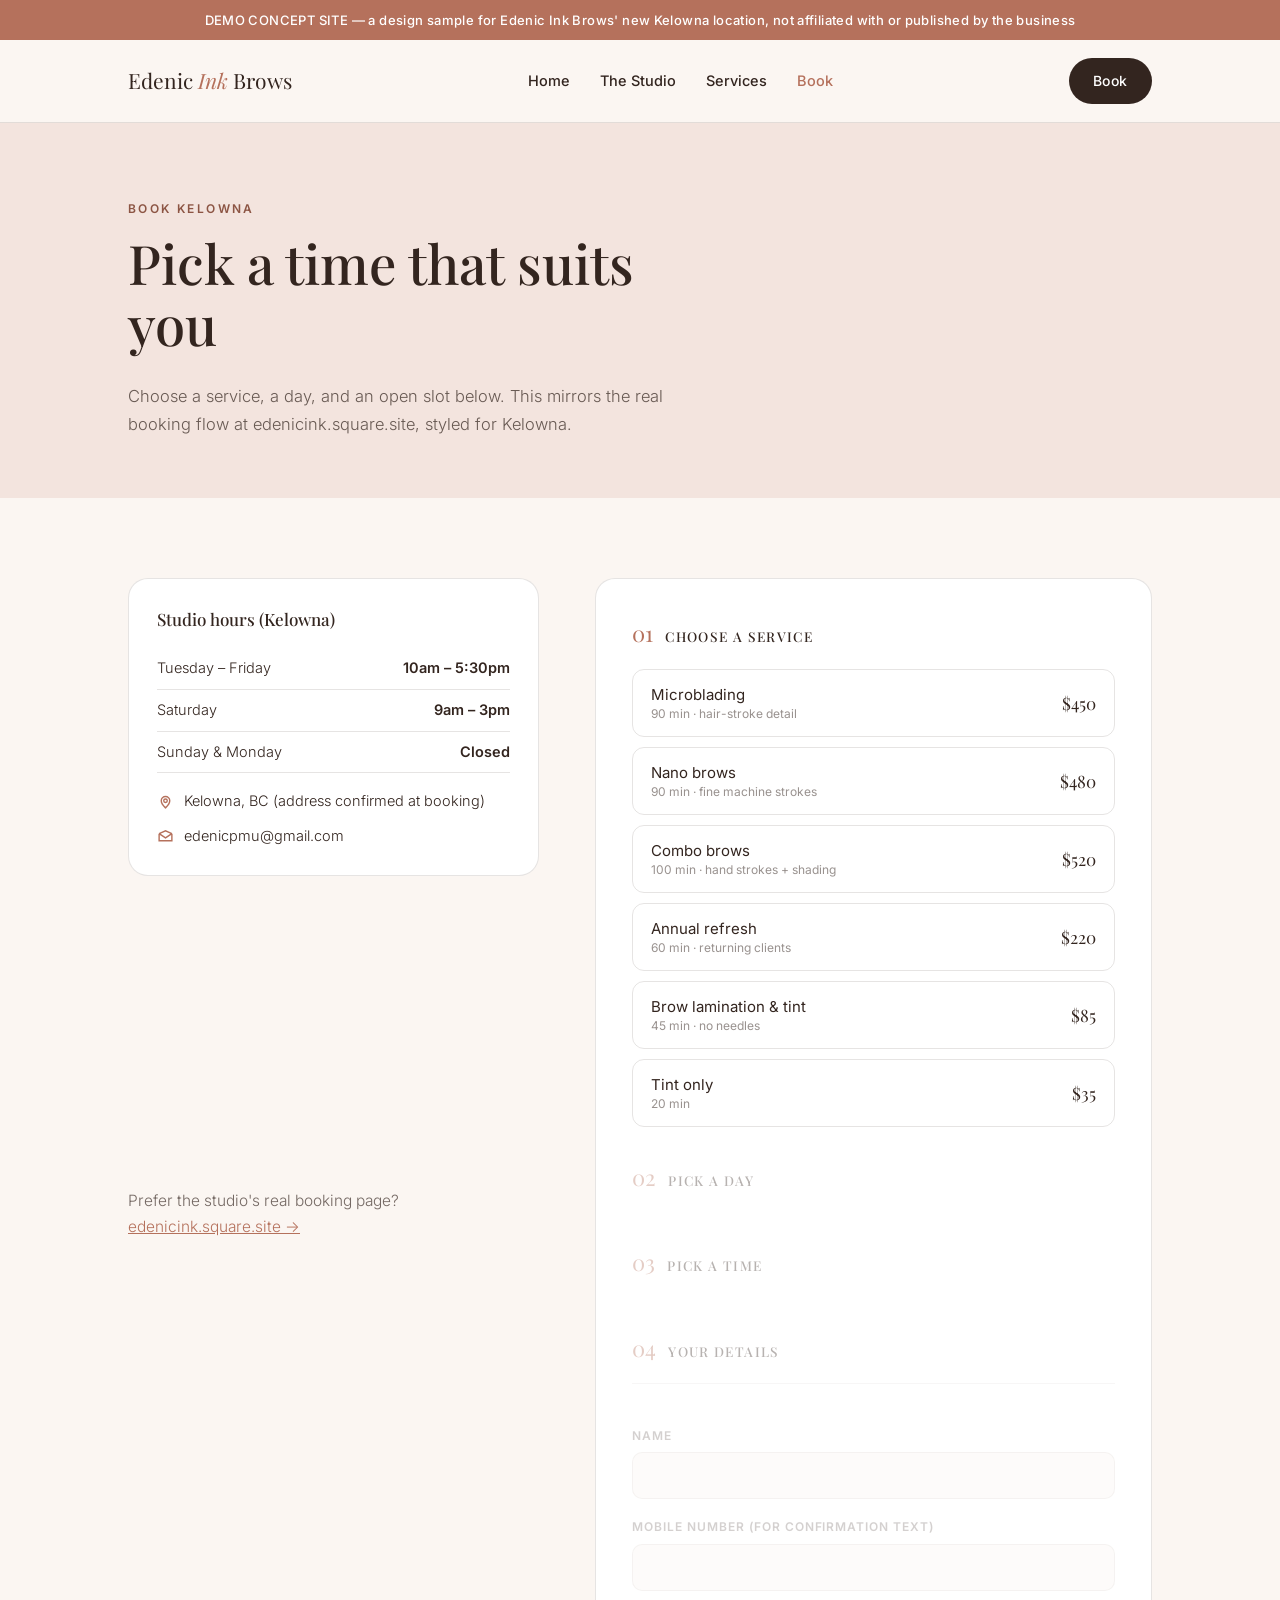
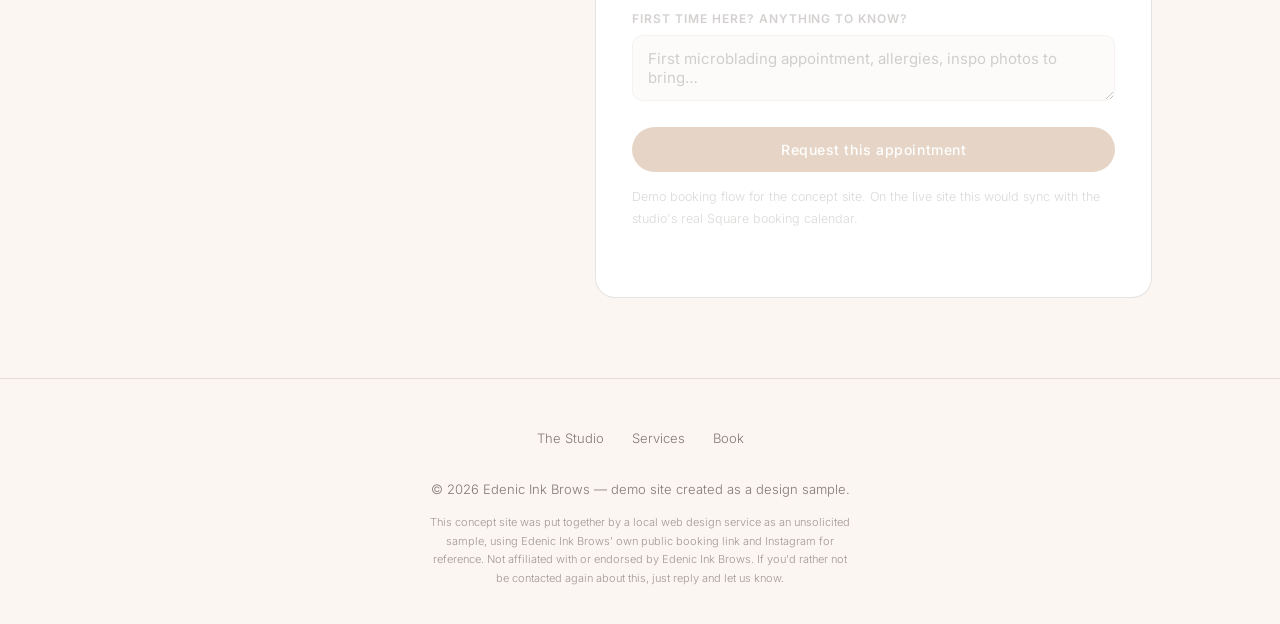
<file: book.html>
<!DOCTYPE html>
<html lang="en">
<head>
<meta charset="UTF-8" />
<meta name="viewport" content="width=device-width, initial-scale=1" />
<title>Book | Edenic Ink Brows, Kelowna</title>
<meta name="description" content="Pick a service, a day, and a time to book at Edenic Ink Brows in Kelowna." />
<link rel="stylesheet" href="styles.css" />
<style>
.book-grid{display:grid;grid-template-columns:.85fr 1.15fr;gap:56px;align-items:start;}
.book-side h2{font-size:clamp(1.5rem,2.4vw,1.9rem);margin:0 0 16px;}
.book-side p{font-size:15.5px;color:rgba(51,37,31,.68);margin:0 0 22px;}
.hours-card{padding:26px 28px;margin-bottom:24px;}
.hours-card h3{margin:0 0 14px;font-size:17px;}
.hours-card table{width:100%;border-collapse:collapse;font-size:14.5px;}
.hours-card td{padding:8px 0;border-bottom:1px solid var(--line);}
.hours-card td:last-child{text-align:right;font-weight:600;}
.contact-lines{display:flex;flex-direction:column;gap:10px;margin-top:16px;}
.contact-lines div{display:flex;gap:10px;align-items:center;font-size:14.5px;}
.contact-lines svg{width:17px;height:17px;color:var(--rose);flex-shrink:0;}
.map-embed{border:0;width:100%;height:280px;border-radius:16px;filter:sepia(8%);}

.booker{padding:36px;}
.bk-step{margin-bottom:32px;}
.bk-step.locked{opacity:.35;pointer-events:none;}
.bk-label{display:flex;align-items:baseline;gap:12px;margin-bottom:16px;}
.bk-label .n{font-family:'Playfair Display',serif;font-size:22px;color:var(--rose);}
.bk-label h3{margin:0;font-size:13.5px;letter-spacing:.1em;text-transform:uppercase;font-weight:500;}
.svc-pick{display:flex;justify-content:space-between;align-items:center;gap:14px;width:100%;text-align:left;background:none;border:1px solid var(--line);padding:15px 18px;margin-bottom:10px;cursor:pointer;font-family:'Inter',sans-serif;font-size:15px;color:var(--ink);border-radius:12px;transition:border-color .2s, background .2s;}
.svc-pick small{display:block;color:rgba(51,37,31,.5);font-size:12px;margin-top:2px;}
.svc-pick .p{font-family:'Playfair Display',serif;font-size:17px;white-space:nowrap;}
.svc-pick:hover{border-color:var(--rose);}
.svc-pick.sel{border:1.5px solid var(--rose);background:var(--blush);}
.svc-pick:focus-visible{outline:2px solid var(--rose);outline-offset:2px;}
.days,.slots{display:flex;gap:10px;flex-wrap:wrap;}
.day,.slot{background:none;border:1px solid var(--line);padding:10px 14px;cursor:pointer;font-family:'Inter',sans-serif;font-size:13px;color:var(--ink);min-width:72px;text-align:center;border-radius:10px;transition:border-color .2s, background .2s;}
.day b{display:block;font-size:15px;font-weight:500;}
.day small{color:rgba(51,37,31,.5);font-size:10.5px;letter-spacing:.05em;text-transform:uppercase;}
.day:hover,.slot:hover{border-color:var(--rose);}
.day.sel,.slot.sel{border:1.5px solid var(--rose);background:var(--ink);color:#fff;}
.day.sel small{color:rgba(255,255,255,.6);}
.slot.gone{opacity:.3;text-decoration:line-through;pointer-events:none;}
.day:focus-visible,.slot:focus-visible{outline:2px solid var(--rose);outline-offset:2px;}
.summary{border-top:1px solid var(--line);padding-top:22px;margin-top:6px;font-size:15px;}
.summary b{font-family:'Playfair Display',serif;font-size:19px;}
.form-note{font-size:12.5px;color:rgba(51,37,31,.5);margin-top:14px;}
.form-success{display:none;background:var(--blush);border:1px solid var(--rose);border-radius:12px;padding:16px;font-size:14px;margin-bottom:18px;}
form label{display:block;font-size:12px;font-weight:600;letter-spacing:.08em;text-transform:uppercase;margin:0 0 6px;color:rgba(51,37,31,.6);}
form input,form textarea{width:100%;padding:13px 15px;border:1px solid var(--line);border-radius:10px;font-family:'Inter',sans-serif;font-size:15px;color:var(--ink);margin-bottom:18px;background:var(--cream);}
form input:focus,form textarea:focus{outline:2px solid var(--rose);}
.fallback{margin-top:14px;font-size:13px;color:rgba(51,37,31,.55);}
@media (max-width:900px){.book-grid{grid-template-columns:1fr;}.booker{padding:26px;}}
</style>
</head>
<body>
<div class="demo-banner">DEMO CONCEPT SITE — a design sample for Edenic Ink Brows' new Kelowna location, not affiliated with or published by the business</div>

<header><div class="wrap"><nav>
  <a class="logo" href="index.html">Edenic <em>Ink</em> Brows</a>
  <ul>
    <li><a href="index.html">Home</a></li>
    <li><a href="studio.html">The Studio</a></li>
    <li><a href="services.html">Services</a></li>
    <li><a class="active" href="book.html">Book</a></li>
  </ul>
  <a class="btn" href="#booker" style="padding:11px 24px;">Book</a>
</nav></div></header>

<div class="page-hero">
  <div class="wrap">
    <span class="eyebrow">Book Kelowna</span>
    <h1>Pick a time that suits you</h1>
    <p>Choose a service, a day, and an open slot below. This mirrors the real booking flow at edenicink.square.site, styled for Kelowna.</p>
  </div>
</div>

<div class="wrap">
  <section class="book-grid">
    <div class="book-side">
      <div class="hours-card card">
        <h3>Studio hours (Kelowna)</h3>
        <table>
          <tbody>
            <tr><td>Tuesday – Friday</td><td>10am – 5:30pm</td></tr>
            <tr><td>Saturday</td><td>9am – 3pm</td></tr>
            <tr><td>Sunday &amp; Monday</td><td>Closed</td></tr>
          </tbody>
        </table>
        <div class="contact-lines">
          <div><svg viewBox="0 0 24 24" fill="none" stroke="currentColor" stroke-width="2"><path d="M12 21s-6-5.5-6-10a6 6 0 1 1 12 0c0 4.5-6 10-6 10Z"/><circle cx="12" cy="11" r="2.5"/></svg> Kelowna, BC (address confirmed at booking)</div>
          <div><svg viewBox="0 0 24 24" fill="none" stroke="currentColor" stroke-width="2"><path d="M4 4h16v16H4z" opacity="0"/><path d="M3 8l9 6 9-6M3 8v10h18V8M3 8l9-4 9 4"/></svg> edenicpmu@gmail.com</div>
        </div>
      </div>
      <iframe class="map-embed" title="Map to Edenic Ink Brows, Kelowna" src="https://maps.google.com/maps?q=Kelowna+BC&z=12&output=embed" loading="lazy"></iframe>
      <p class="fallback">Prefer the studio's real booking page? <a href="https://edenicink.square.site" target="_blank" rel="noopener" style="color:var(--rose);">edenicink.square.site →</a></p>
    </div>

    <div id="booker" class="booker card">
      <div class="form-success" id="ok"></div>
      <div class="bk-step" id="s1">
        <div class="bk-label"><span class="n">01</span><h3>Choose a service</h3></div>
        <div id="svcs"></div>
      </div>
      <div class="bk-step locked" id="s2">
        <div class="bk-label"><span class="n">02</span><h3>Pick a day</h3></div>
        <div class="days" id="days"></div>
      </div>
      <div class="bk-step locked" id="s3">
        <div class="bk-label"><span class="n">03</span><h3>Pick a time</h3></div>
        <div class="slots" id="slots"></div>
      </div>
      <div class="bk-step locked" id="s4">
        <div class="bk-label"><span class="n">04</span><h3>Your details</h3></div>
        <div class="summary" id="sum" style="margin-bottom:20px;"></div>
        <form id="bkform">
          <label for="name">Name</label>
          <input id="name" type="text" autocomplete="name" required />
          <label for="phone">Mobile number (for confirmation text)</label>
          <input id="phone" type="tel" autocomplete="tel" required />
          <label for="notes">First time here? Anything to know?</label>
          <textarea id="notes" rows="2" placeholder="First microblading appointment, allergies, inspo photos to bring…"></textarea>
          <button class="btn gold" type="submit" style="width:100%;justify-content:center;">Request this appointment</button>
        </form>
        <p class="form-note">Demo booking flow for the concept site. On the live site this would sync with the studio's real Square booking calendar.</p>
      </div>
    </div>
  </section>
</div>

<footer><div class="wrap">
  <nav><a href="studio.html">The Studio</a><a href="services.html">Services</a><a href="book.html">Book</a></nav>
  <p>&copy; 2026 Edenic Ink Brows — demo site created as a design sample.</p>
  <p class="fine">This concept site was put together by a local web design service as an unsolicited sample, using Edenic Ink Brows' own public booking link and Instagram for reference. Not affiliated with or endorsed by Edenic Ink Brows. If you'd rather not be contacted again about this, just reply and let us know.</p>
</div></footer>

<script>
const SERVICES=[
 {n:"Microblading",d:"90 min · hair-stroke detail",p:"$450"},
 {n:"Nano brows",d:"90 min · fine machine strokes",p:"$480"},
 {n:"Combo brows",d:"100 min · hand strokes + shading",p:"$520"},
 {n:"Annual refresh",d:"60 min · returning clients",p:"$220"},
 {n:"Brow lamination & tint",d:"45 min · no needles",p:"$85"},
 {n:"Tint only",d:"20 min",p:"$35"}
];
const SLOTS=["10:00 am","11:30 am","1:00 pm","2:30 pm","4:00 pm"];
let pick={svc:null,day:null,slot:null};

function unlock(id){document.getElementById(id).classList.remove("locked");}
function daysList(){
  const out=[],now=new Date();
  for(let i=1;out.length<7;i++){
    const d=new Date(now);d.setDate(now.getDate()+i);
    const dow=d.getDay();
    if(dow===0||dow===1)continue; // closed Sun & Mon
    out.push(d);
  }
  return out;
}
function taken(d,slotIdx){return (d.getDate()*5+slotIdx*3)%4===0;}

document.getElementById("svcs").innerHTML=SERVICES.map((s,i)=>
 `<button type="button" class="svc-pick" data-i="${i}"><span>${s.n}<small>${s.d}</small></span><span class="p">${s.p}</span></button>`).join("");
document.querySelectorAll(".svc-pick").forEach(b=>b.onclick=()=>{
  document.querySelectorAll(".svc-pick").forEach(x=>x.classList.remove("sel"));
  b.classList.add("sel");pick.svc=SERVICES[b.dataset.i];unlock("s2");renderDays();});

function renderDays(){
  const el=document.getElementById("days");
  el.innerHTML=daysList().map((d)=>
   `<button type="button" class="day" data-t="${d.getTime()}"><small>${d.toLocaleDateString("en-CA",{weekday:"short"})}</small><b>${d.getDate()}</b><small>${d.toLocaleDateString("en-CA",{month:"short"})}</small></button>`).join("");
  el.querySelectorAll(".day").forEach(b=>b.onclick=()=>{
    el.querySelectorAll(".day").forEach(x=>x.classList.remove("sel"));
    b.classList.add("sel");pick.day=new Date(+b.dataset.t);pick.slot=null;unlock("s3");renderSlots();});
}
function renderSlots(){
  const el=document.getElementById("slots");
  el.innerHTML=SLOTS.map((s,i)=>
   `<button type="button" class="slot${taken(pick.day,i)?" gone":""}" data-s="${s}">${s}</button>`).join("");
  el.querySelectorAll(".slot:not(.gone)").forEach(b=>b.onclick=()=>{
    el.querySelectorAll(".slot").forEach(x=>x.classList.remove("sel"));
    b.classList.add("sel");pick.slot=b.dataset.s;unlock("s4");sum();});
}
function sum(){
  const d=pick.day.toLocaleDateString("en-CA",{weekday:"long",month:"long",day:"numeric"});
  document.getElementById("sum").innerHTML=`<b>${pick.svc.n}</b><br>${d} at ${pick.slot} · ${pick.svc.p}`;
  document.getElementById("s4").scrollIntoView({behavior:"smooth",block:"nearest"});
}
document.getElementById("bkform").onsubmit=e=>{
  e.preventDefault();
  const ok=document.getElementById("ok");
  const d=pick.day.toLocaleDateString("en-CA",{weekday:"long",month:"long",day:"numeric"});
  ok.innerHTML=`Request sent: <b>${pick.svc.n}</b> on ${d} at ${pick.slot}. The studio will text you to confirm. <em>(Demo flow, nothing was actually booked.)</em>`;
  ok.style.display="block";
  ok.scrollIntoView({behavior:"smooth",block:"center"});
  e.target.reset();
};
</script>
</body>
</html>
</file>
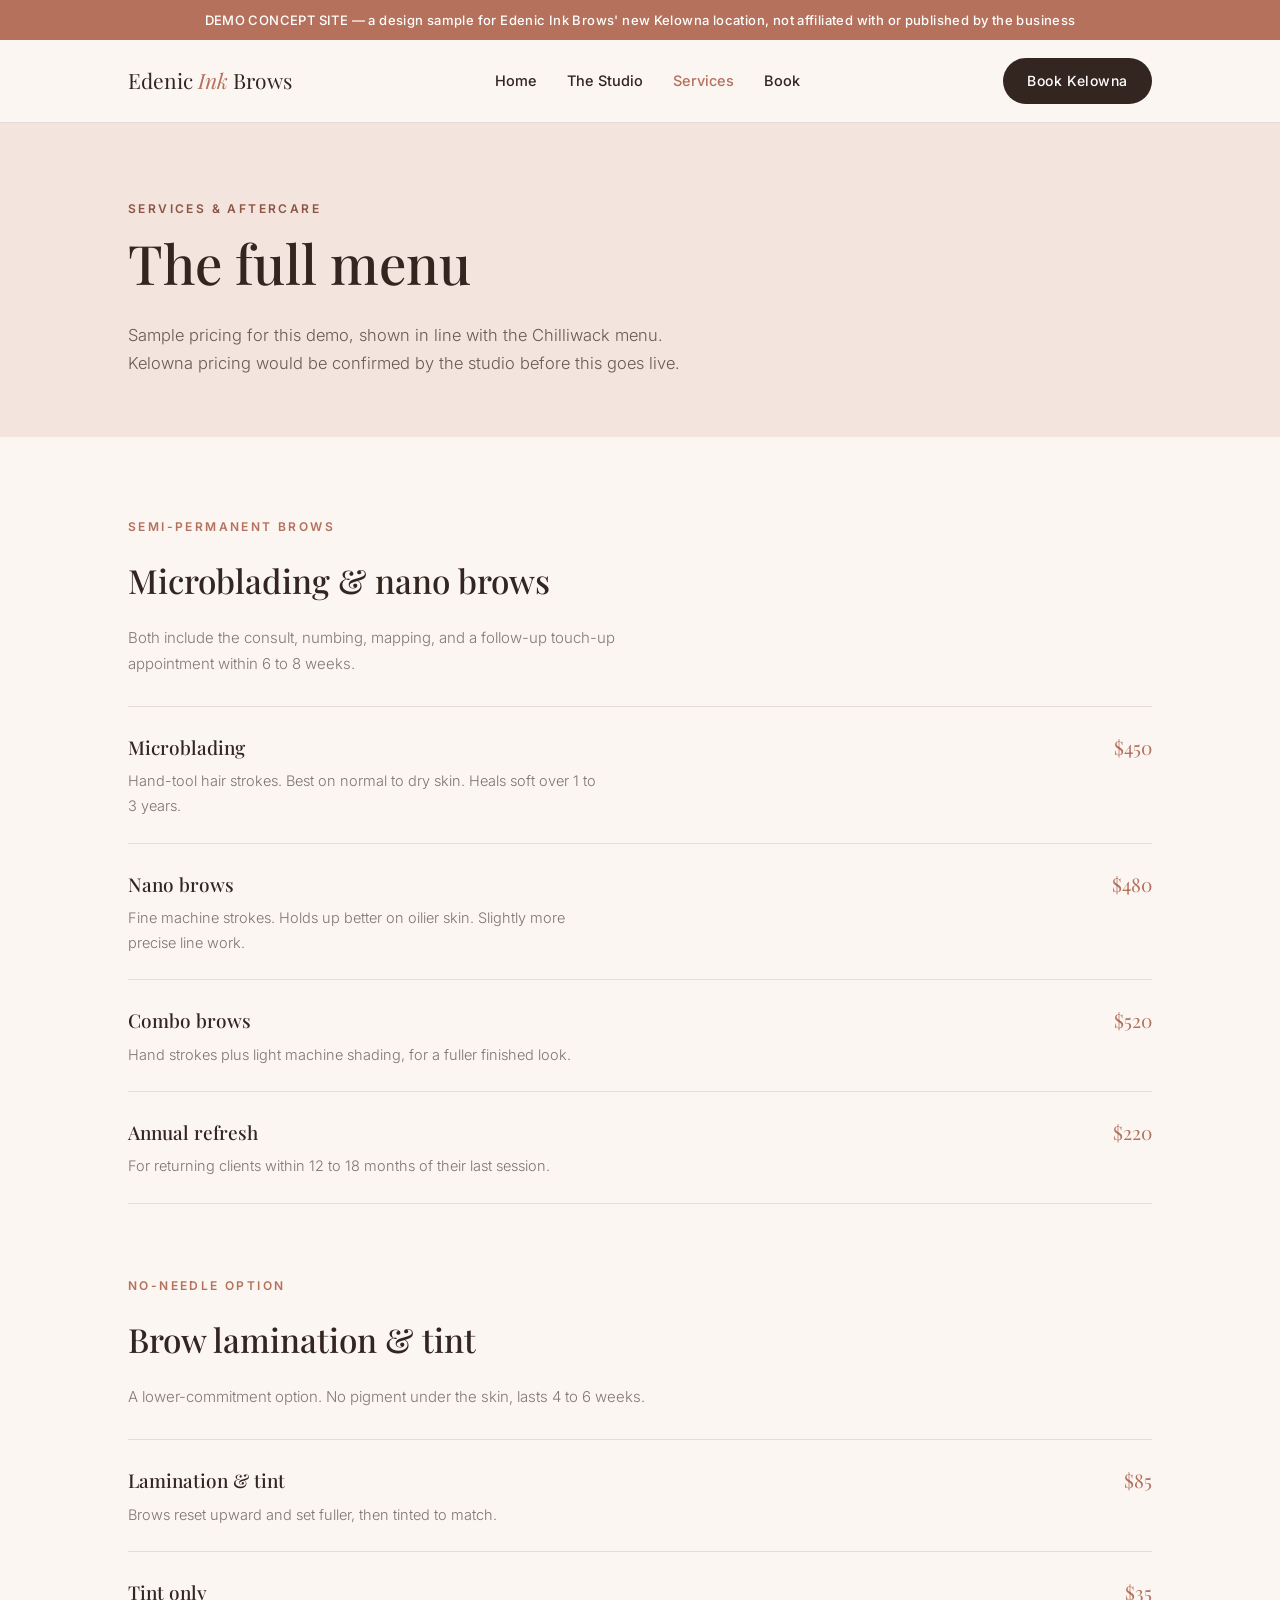
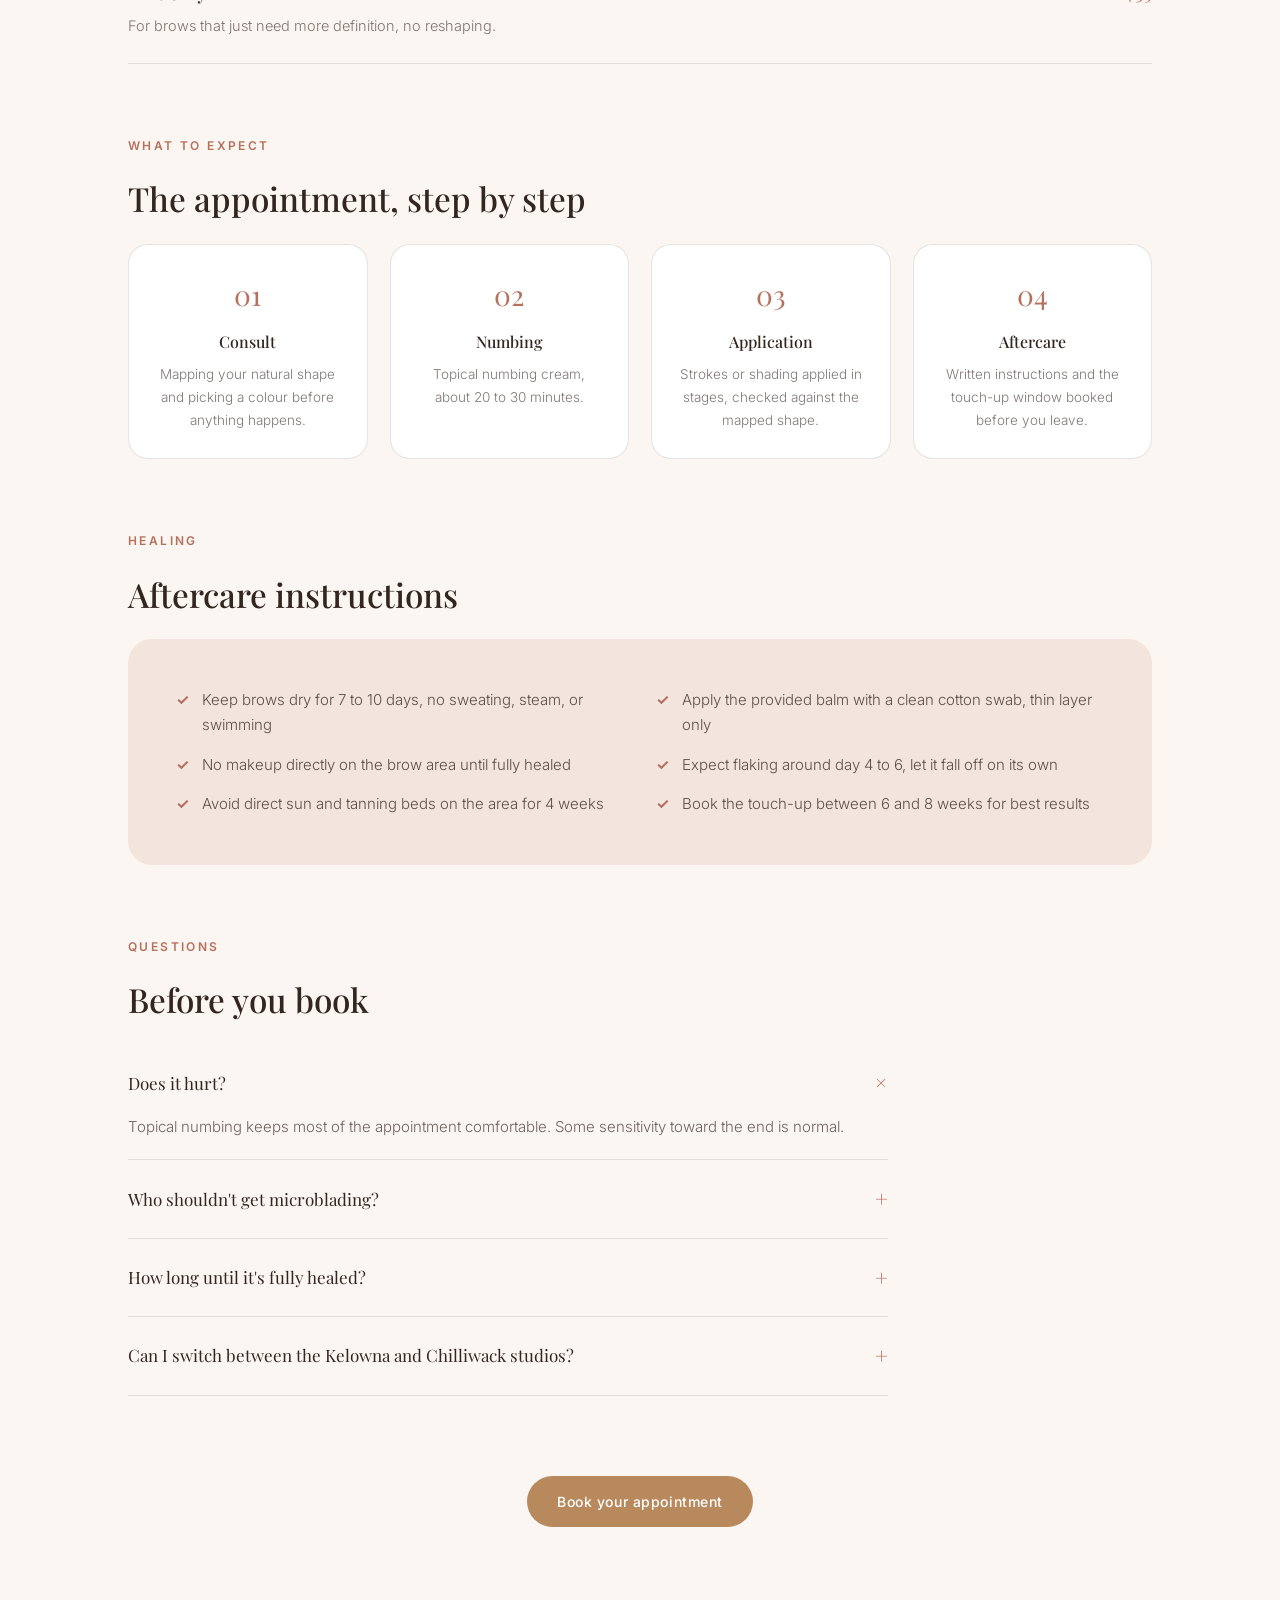
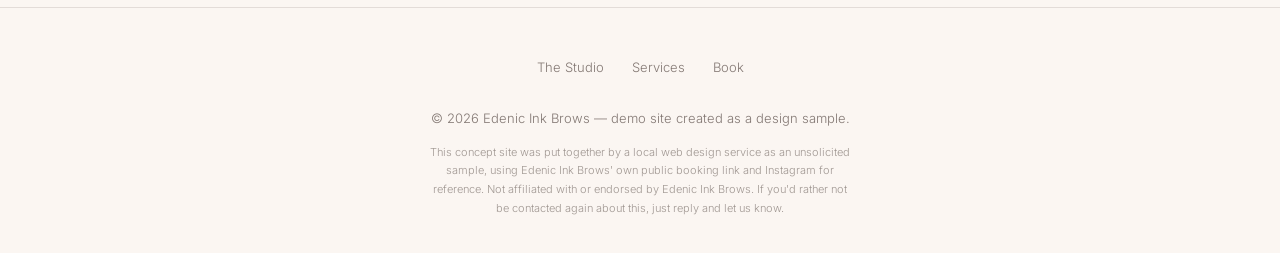
<file: services.html>
<!DOCTYPE html>
<html lang="en">
<head>
<meta charset="UTF-8" />
<meta name="viewport" content="width=device-width, initial-scale=1" />
<title>Services &amp; Aftercare | Edenic Ink Brows, Kelowna</title>
<meta name="description" content="Microblading, nano brows, and brow lamination pricing, process, and aftercare at Edenic Ink Brows in Kelowna." />
<link rel="stylesheet" href="styles.css" />
<style>
.menu-section{margin-bottom:72px;}
.menu-section .sub{font-size:15px;color:rgba(51,37,31,.6);margin:0 0 30px;max-width:60ch;}
.service-row{display:grid;grid-template-columns:1fr auto;gap:20px;align-items:baseline;padding:24px 0;border-top:1px solid var(--line);}
.service-row:last-of-type{border-bottom:1px solid var(--line);}
.service-row h3{font-size:19px;margin:0 0 6px;}
.service-row p{margin:0;font-size:14.5px;color:rgba(51,37,31,.62);max-width:52ch;}
.service-row .price{font-family:'Playfair Display',serif;font-size:19px;white-space:nowrap;color:var(--rose);}
.process{display:grid;grid-template-columns:repeat(4,1fr);gap:22px;}
.process-step{padding:26px;text-align:center;}
.process-step .n{font-family:'Playfair Display',serif;font-size:28px;color:var(--rose);display:block;margin-bottom:10px;}
.process-step h3{font-size:16px;margin:0 0 8px;}
.process-step p{margin:0;font-size:13.5px;color:rgba(51,37,31,.62);}
.aftercare{background:var(--blush);border-radius:24px;padding:48px;}
.aftercare ul{list-style:none;padding:0;margin:0;display:grid;grid-template-columns:1fr 1fr;gap:14px 32px;}
.aftercare li{padding-left:26px;position:relative;font-size:15px;color:rgba(51,37,31,.78);}
.aftercare li::before{content:"✓";position:absolute;left:0;color:var(--rose);font-weight:700;}
.faq{max-width:760px;}
.faq details{border-bottom:1px solid var(--line);padding:20px 0;}
.faq summary{cursor:pointer;font-family:'Playfair Display',serif;font-size:17px;list-style:none;display:flex;justify-content:space-between;align-items:center;}
.faq summary::-webkit-details-marker{display:none;}
.faq summary::after{content:"+";font-size:22px;color:var(--rose);transition:transform .2s;}
.faq details[open] summary::after{transform:rotate(45deg);}
.faq p{margin:12px 0 0;font-size:15px;color:rgba(51,37,31,.7);}
@media (max-width:860px){.process{grid-template-columns:1fr 1fr;}.aftercare ul{grid-template-columns:1fr;}}
</style>
</head>
<body>
<div class="demo-banner">DEMO CONCEPT SITE — a design sample for Edenic Ink Brows' new Kelowna location, not affiliated with or published by the business</div>

<header><div class="wrap"><nav>
  <a class="logo" href="index.html">Edenic <em>Ink</em> Brows</a>
  <ul>
    <li><a href="index.html">Home</a></li>
    <li><a href="studio.html">The Studio</a></li>
    <li><a class="active" href="services.html">Services</a></li>
    <li><a href="book.html">Book</a></li>
  </ul>
  <a class="btn" href="book.html" style="padding:11px 24px;">Book Kelowna</a>
</nav></div></header>

<div class="page-hero">
  <div class="wrap">
    <span class="eyebrow">Services &amp; aftercare</span>
    <h1>The full menu</h1>
    <p>Sample pricing for this demo, shown in line with the Chilliwack menu. Kelowna pricing would be confirmed by the studio before this goes live.</p>
  </div>
</div>

<div class="wrap">
  <section>
    <div class="menu-section">
      <span class="eyebrow">Semi-permanent brows</span>
      <h2 style="font-size:clamp(1.6rem,2.6vw,2.1rem);">Microblading &amp; nano brows</h2>
      <p class="sub">Both include the consult, numbing, mapping, and a follow-up touch-up appointment within 6 to 8 weeks.</p>
      <div class="service-row"><div><h3>Microblading</h3><p>Hand-tool hair strokes. Best on normal to dry skin. Heals soft over 1 to 3 years.</p></div><span class="price">$450</span></div>
      <div class="service-row"><div><h3>Nano brows</h3><p>Fine machine strokes. Holds up better on oilier skin. Slightly more precise line work.</p></div><span class="price">$480</span></div>
      <div class="service-row"><div><h3>Combo brows</h3><p>Hand strokes plus light machine shading, for a fuller finished look.</p></div><span class="price">$520</span></div>
      <div class="service-row"><div><h3>Annual refresh</h3><p>For returning clients within 12 to 18 months of their last session.</p></div><span class="price">$220</span></div>
    </div>

    <div class="menu-section">
      <span class="eyebrow">No-needle option</span>
      <h2 style="font-size:clamp(1.6rem,2.6vw,2.1rem);">Brow lamination &amp; tint</h2>
      <p class="sub">A lower-commitment option. No pigment under the skin, lasts 4 to 6 weeks.</p>
      <div class="service-row"><div><h3>Lamination &amp; tint</h3><p>Brows reset upward and set fuller, then tinted to match.</p></div><span class="price">$85</span></div>
      <div class="service-row"><div><h3>Tint only</h3><p>For brows that just need more definition, no reshaping.</p></div><span class="price">$35</span></div>
    </div>

    <div class="menu-section">
      <span class="eyebrow">What to expect</span>
      <h2 style="font-size:clamp(1.6rem,2.6vw,2.1rem);">The appointment, step by step</h2>
      <div class="process">
        <div class="process-step card"><span class="n">01</span><h3>Consult</h3><p>Mapping your natural shape and picking a colour before anything happens.</p></div>
        <div class="process-step card"><span class="n">02</span><h3>Numbing</h3><p>Topical numbing cream, about 20 to 30 minutes.</p></div>
        <div class="process-step card"><span class="n">03</span><h3>Application</h3><p>Strokes or shading applied in stages, checked against the mapped shape.</p></div>
        <div class="process-step card"><span class="n">04</span><h3>Aftercare</h3><p>Written instructions and the touch-up window booked before you leave.</p></div>
      </div>
    </div>

    <div class="menu-section">
      <span class="eyebrow">Healing</span>
      <h2 style="font-size:clamp(1.6rem,2.6vw,2.1rem);">Aftercare instructions</h2>
      <div class="aftercare">
        <ul>
          <li>Keep brows dry for 7 to 10 days, no sweating, steam, or swimming</li>
          <li>Apply the provided balm with a clean cotton swab, thin layer only</li>
          <li>No makeup directly on the brow area until fully healed</li>
          <li>Expect flaking around day 4 to 6, let it fall off on its own</li>
          <li>Avoid direct sun and tanning beds on the area for 4 weeks</li>
          <li>Book the touch-up between 6 and 8 weeks for best results</li>
        </ul>
      </div>
    </div>

    <div class="menu-section" style="margin-bottom:0;">
      <span class="eyebrow">Questions</span>
      <h2 style="font-size:clamp(1.6rem,2.6vw,2.1rem);">Before you book</h2>
      <div class="faq">
        <details open>
          <summary>Does it hurt?</summary>
          <p>Topical numbing keeps most of the appointment comfortable. Some sensitivity toward the end is normal.</p>
        </details>
        <details>
          <summary>Who shouldn't get microblading?</summary>
          <p>Pregnant or nursing clients, anyone on blood thinners, and clients with active skin conditions on the brow area should wait or check with a doctor first.</p>
        </details>
        <details>
          <summary>How long until it's fully healed?</summary>
          <p>Surface healing takes about 10 days. Full colour settling takes 4 to 6 weeks, which is why the touch-up is booked after that window.</p>
        </details>
        <details>
          <summary>Can I switch between the Kelowna and Chilliwack studios?</summary>
          <p>Yes. Both studios share the same booking system, so a touch-up can be booked at whichever location is easier that week.</p>
        </details>
      </div>
    </div>
  </section>

  <section style="padding-top:0;text-align:center;">
    <a class="btn gold" href="book.html">Book your appointment</a>
  </section>
</div>

<footer><div class="wrap">
  <nav><a href="studio.html">The Studio</a><a href="services.html">Services</a><a href="book.html">Book</a></nav>
  <p>&copy; 2026 Edenic Ink Brows — demo site created as a design sample.</p>
  <p class="fine">This concept site was put together by a local web design service as an unsolicited sample, using Edenic Ink Brows' own public booking link and Instagram for reference. Not affiliated with or endorsed by Edenic Ink Brows. If you'd rather not be contacted again about this, just reply and let us know.</p>
</div></footer>
</body>
</html>
</file>
<file: styles.css>
@import url('https://fonts.googleapis.com/css2?family=Playfair+Display:ital,wght@0,500;0,600;1,500&family=Inter:wght@300;400;500;600&display=swap');
:root{--blush:#F3E4DE;--rose:#B5715C;--rose-deep:#8C5544;--ink:#33251F;--cream:#FBF6F2;--gold:#B8895D;--line:rgba(51,37,31,.12);--card:#fff;}
*{box-sizing:border-box;}
html{scroll-behavior:smooth;}
body{margin:0;font-family:'Inter',sans-serif;background:var(--cream);color:var(--ink);line-height:1.7;font-weight:300;-webkit-font-smoothing:antialiased;}
h1,h2,h3{font-family:'Playfair Display',serif;font-weight:500;margin:0 0 .5em;}
img{display:block;max-width:100%;}
a{color:inherit;}
.demo-banner{background:var(--rose);color:#fff;text-align:center;font-size:13px;padding:9px 16px;font-weight:500;letter-spacing:.03em;}
.wrap{max-width:1080px;margin:0 auto;padding:0 28px;}

header{position:sticky;top:0;background:rgba(251,246,242,.92);backdrop-filter:blur(8px);border-bottom:1px solid var(--line);z-index:30;}
nav{display:flex;align-items:center;justify-content:space-between;padding:18px 0;}
.logo{font-family:'Playfair Display',serif;font-size:21px;color:var(--ink);text-decoration:none;}
.logo em{font-style:italic;color:var(--rose);}
nav ul{list-style:none;display:flex;gap:30px;margin:0;padding:0;}
nav ul a{text-decoration:none;font-size:14.5px;font-weight:500;transition:color .2s;}
nav ul a:hover,nav ul a.active{color:var(--rose);}

.btn{display:inline-flex;align-items:center;gap:8px;background:var(--ink);color:#fff;font-weight:500;font-size:14px;letter-spacing:.04em;padding:14px 30px;border-radius:100px;text-decoration:none;cursor:pointer;border:none;font-family:'Inter',sans-serif;transition:background .25s, transform .2s;}
.btn:hover{background:var(--rose);transform:translateY(-1px);}
.btn.gold{background:var(--gold);}
.btn.ghost{background:transparent;color:var(--ink);border:1.5px solid var(--line);}
.btn.ghost:hover{border-color:var(--rose);color:var(--rose);background:transparent;transform:none;}
.btn:disabled{opacity:.5;cursor:default;transform:none;}
.btn:focus-visible{outline:3px solid var(--rose);outline-offset:3px;}

.page-hero{background:var(--blush);padding:76px 0 60px;}
.page-hero .eyebrow{color:var(--rose-deep);}
.page-hero h1{font-size:clamp(2.1rem,4.4vw,3.4rem);line-height:1.12;max-width:16ch;}
.page-hero p{font-size:16.5px;max-width:56ch;color:rgba(51,37,31,.72);margin:14px 0 0;}

section{padding:80px 0;}
.eyebrow{display:block;font-size:12px;font-weight:600;letter-spacing:.2em;text-transform:uppercase;color:var(--rose);margin-bottom:14px;}
.section-head{max-width:640px;margin-bottom:44px;}
.section-head h2{font-size:clamp(1.7rem,3vw,2.4rem);}
.section-head p{color:rgba(51,37,31,.68);margin:10px 0 0;font-size:16px;}

.card{background:var(--card);border:1px solid var(--line);border-radius:20px;}
.trust-row{display:flex;gap:36px;flex-wrap:wrap;margin-top:28px;}
.trust-row div{font-size:14px;color:rgba(51,37,31,.65);}
.trust-row b{display:block;font-family:'Playfair Display',serif;font-size:26px;color:var(--ink);}

footer{padding:48px 0 36px;text-align:center;border-top:1px solid var(--line);font-size:13px;color:rgba(51,37,31,.6);}
footer nav{justify-content:center;gap:28px;padding:0 0 16px;}
footer nav a{text-decoration:none;font-size:13px;}
footer .fine{font-size:11px;max-width:60ch;margin:12px auto 0;color:rgba(51,37,31,.45);}

@media (max-width:860px){
  nav ul{display:none;}
  section{padding:56px 0;}
}
</file>
